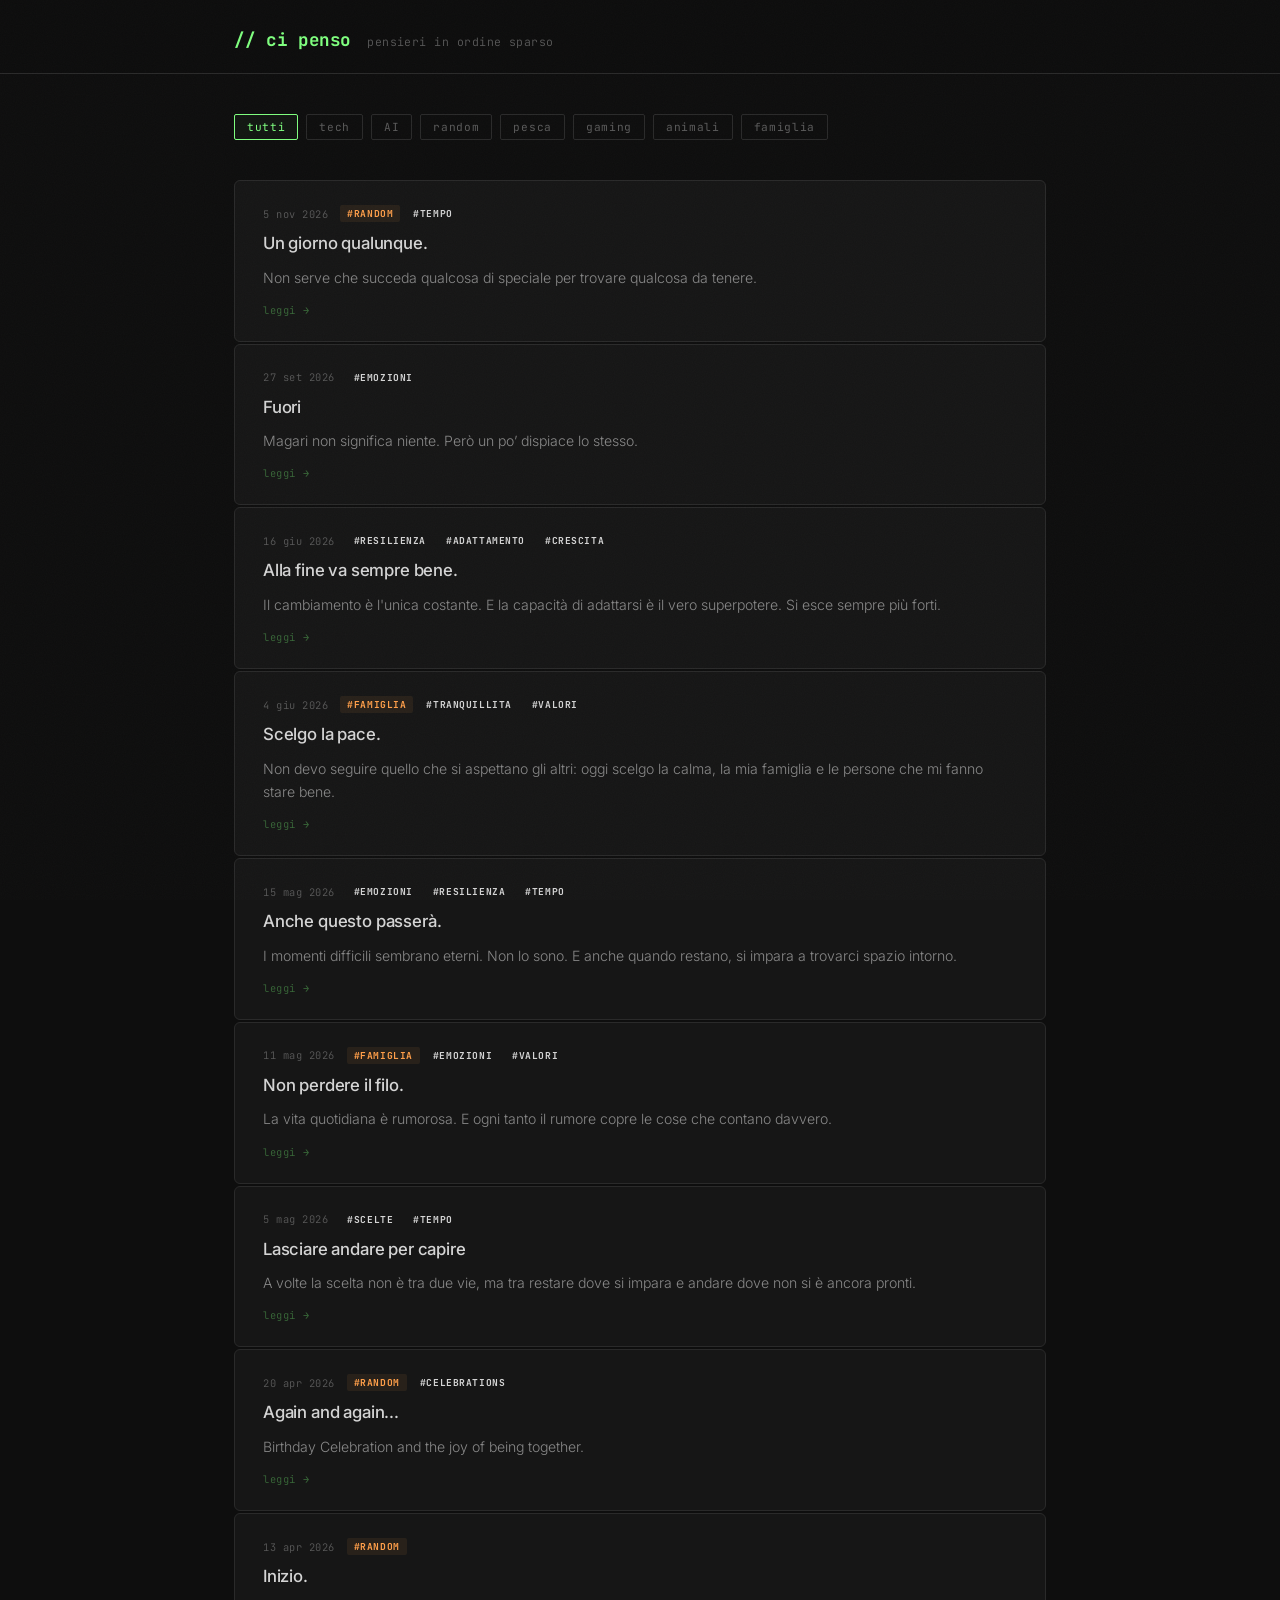
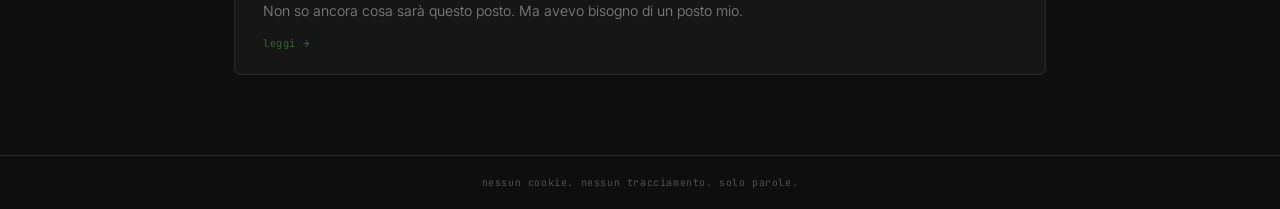
<file: index.html>
<!DOCTYPE html>
<html lang="it">
<head>
  <meta charset="UTF-8" />
  <meta name="viewport" content="width=device-width, initial-scale=1.0" />
  <title>// ci penso</title>
  <link rel="preconnect" href="https://fonts.googleapis.com" />
  <link rel="preconnect" href="https://fonts.gstatic.com" crossorigin />
  <link href="https://fonts.googleapis.com/css2?family=JetBrains+Mono:wght@300;400;700&family=Inter:wght@300;400;500&display=swap" rel="stylesheet" />
  <link rel="stylesheet" href="style.css" />
</head>
<body>
  <div class="noise"></div>

  <header class="site-header">
    <div class="header-inner">
      <span class="site-title">// ci penso</span>
      <span class="site-sub">pensieri in ordine sparso</span>
    </div>
  </header>

  <main class="main-content">
    <section class="filter-bar">
      <button class="tag-btn active" data-tag="all">tutti</button>
      <button class="tag-btn" data-tag="tech">tech</button>
      <button class="tag-btn" data-tag="ai">AI</button>
      <button class="tag-btn" data-tag="random">random</button>
      <button class="tag-btn" data-tag="fishing">pesca</button>
      <button class="tag-btn" data-tag="gaming">gaming</button>
      <button class="tag-btn" data-tag="animals">animali</button>
      <button class="tag-btn" data-tag="famiglia">famiglia</button>
    </section>

    <section class="posts-grid" id="postsGrid"></section>
  </main>

  <div class="post-overlay" id="postOverlay">
    <div class="post-modal" id="postModal">
      <button class="close-btn" id="closeBtn">&#x2715;</button>
      <div class="post-modal-inner" id="postModalInner"></div>
    </div>
  </div>

  <footer class="site-footer">
    <span>nessun cookie. nessun tracciamento. solo parole.</span>
  </footer>

  <script src="posts.js"></script>
  <script src="app.js"></script>
</body>
</html>
</file>
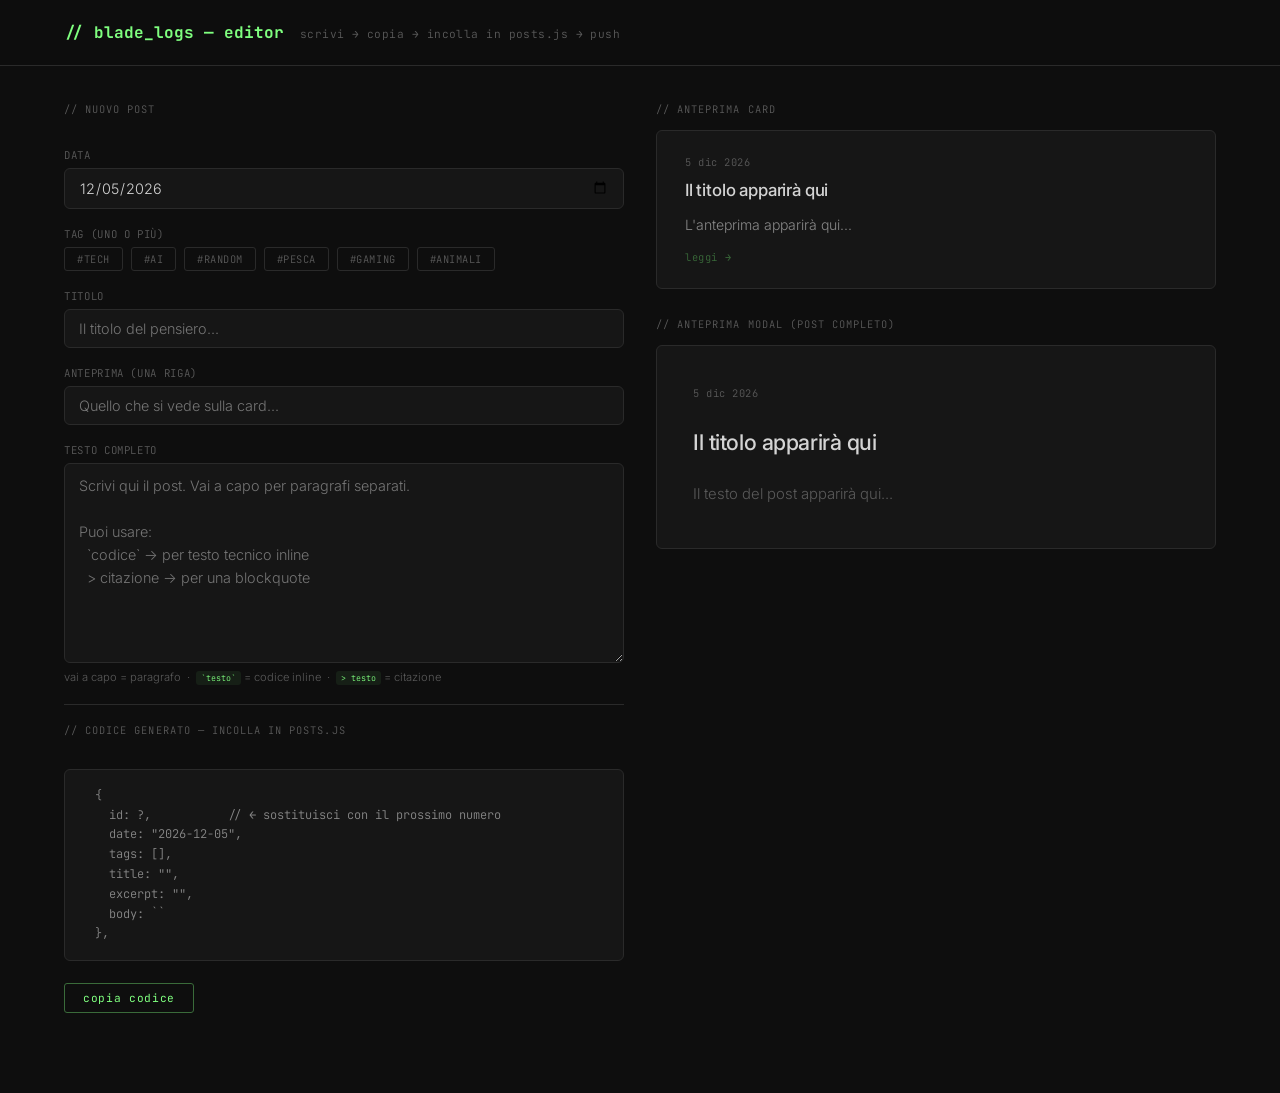
<file: editor.html>
<!DOCTYPE html>
<html lang="it">
<head>
  <meta charset="UTF-8" />
  <meta name="viewport" content="width=device-width, initial-scale=1.0" />
  <title>// editor — blade_logs</title>
  <link rel="preconnect" href="https://fonts.googleapis.com" />
  <link rel="preconnect" href="https://fonts.gstatic.com" crossorigin />
  <link href="https://fonts.googleapis.com/css2?family=JetBrains+Mono:wght@300;400;700&family=Inter:wght@300;400;500&display=swap" rel="stylesheet" />
  <style>
    *, *::before, *::after { box-sizing: border-box; margin: 0; padding: 0; }

    :root {
      --bg: #0e0e0e;
      --surface: #161616;
      --surface2: #1a1a1a;
      --surface-hover: #1f1f1f;
      --border: #2a2a2a;
      --border-focus: #444;
      --text: #d4d4d4;
      --text-muted: #5a5a5a;
      --text-dim: #888;
      --accent: #7fff7f;
      --accent-dim: #3a6b3a;
      --tag-tech: #4fa8ff;
      --tag-ai: #b47fff;
      --tag-random: #ff9f4a;
      --tag-fishing: #4fcfcf;
      --tag-gaming: #ff6b6b;
      --tag-animals: #ffd166;
      --font-mono: 'JetBrains Mono', monospace;
      --font-sans: 'Inter', sans-serif;
      --radius: 6px;
    }

    html { font-size: 16px; }

    body {
      background: var(--bg);
      color: var(--text);
      font-family: var(--font-sans);
      font-weight: 300;
      min-height: 100vh;
    }

    /* ── HEADER ── */
    .site-header {
      border-bottom: 1px solid var(--border);
      padding: 22px 0;
      background: rgba(14,14,14,0.95);
      backdrop-filter: blur(12px);
      position: sticky; top: 0; z-index: 100;
    }
    .header-inner {
      max-width: 1200px; margin: 0 auto; padding: 0 24px;
      display: flex; align-items: baseline; gap: 16px;
    }
    .site-title { font-family: var(--font-mono); font-size: 1rem; font-weight: 700; color: var(--accent); }
    .site-sub { font-family: var(--font-mono); font-size: 0.7rem; color: var(--text-muted); letter-spacing: 0.04em; }

    /* ── LAYOUT ── */
    .workspace {
      max-width: 1200px; margin: 0 auto; padding: 36px 24px 80px;
      display: grid;
      grid-template-columns: 1fr 1fr;
      gap: 32px;
      align-items: start;
    }

    .panel-label {
      font-family: var(--font-mono); font-size: 0.65rem; letter-spacing: 0.1em;
      color: var(--text-muted); text-transform: uppercase; margin-bottom: 14px;
    }

    /* ── FORM ── */
    .editor-panel { display: flex; flex-direction: column; gap: 18px; }

    .field { display: flex; flex-direction: column; gap: 6px; }

    label {
      font-family: var(--font-mono); font-size: 0.67rem; color: var(--text-muted);
      letter-spacing: 0.06em; text-transform: uppercase;
    }

    input[type="text"], input[type="date"], textarea {
      background: var(--surface);
      border: 1px solid var(--border);
      border-radius: var(--radius);
      color: var(--text);
      font-family: var(--font-sans);
      font-size: 0.9rem;
      font-weight: 300;
      padding: 10px 14px;
      width: 100%;
      outline: none;
      transition: border-color 0.15s;
      resize: vertical;
    }
    input:focus, textarea:focus { border-color: var(--border-focus); }
    textarea { min-height: 80px; line-height: 1.6; }
    #bodyInput { min-height: 200px; font-family: var(--font-sans); }

    .hint { font-size: 0.7rem; color: var(--text-muted); line-height: 1.5; }
    .hint code { font-family: var(--font-mono); font-size: 0.75em; color: var(--accent); background: rgba(127,255,127,0.07); padding: 1px 5px; border-radius: 3px; }

    /* ── TAG CHECKBOXES ── */
    .tag-grid { display: flex; gap: 8px; flex-wrap: wrap; }

    .tag-check { display: none; }
    .tag-label {
      font-family: var(--font-mono); font-size: 0.65rem; letter-spacing: 0.05em;
      padding: 4px 12px; border-radius: 3px; border: 1px solid var(--border);
      cursor: pointer; transition: all 0.15s; color: var(--text-muted);
      user-select: none;
    }
    .tag-check:checked + .tag-label { border-color: var(--accent); color: var(--accent); background: rgba(127,255,127,0.06); }

    /* ── OUTPUT ── */
    .output-box {
      background: var(--surface);
      border: 1px solid var(--border);
      border-radius: var(--radius);
      padding: 16px;
      font-family: var(--font-mono);
      font-size: 0.75rem;
      line-height: 1.65;
      color: var(--text-dim);
      white-space: pre-wrap;
      word-break: break-all;
      max-height: 280px;
      overflow-y: auto;
      cursor: text;
    }

    .copy-btn {
      align-self: flex-start;
      background: transparent;
      border: 1px solid var(--accent-dim);
      color: var(--accent);
      font-family: var(--font-mono);
      font-size: 0.7rem;
      letter-spacing: 0.06em;
      padding: 7px 18px;
      border-radius: 3px;
      cursor: pointer;
      transition: all 0.15s;
      margin-top: 4px;
    }
    .copy-btn:hover { background: rgba(127,255,127,0.06); border-color: var(--accent); }
    .copy-btn.copied { color: #fff; border-color: #fff; }

    /* ── PREVIEW PANEL ── */
    .preview-panel { display: flex; flex-direction: column; gap: 28px; }

    /* Card preview */
    .post-card {
      background: var(--surface);
      border: 1px solid var(--border);
      border-radius: var(--radius);
      padding: 24px 28px;
      display: flex; flex-direction: column; gap: 10px;
      position: relative; overflow: hidden;
      transition: background 0.18s, border-color 0.18s, transform 0.18s;
      cursor: pointer;
    }
    .post-card::before {
      content: ''; position: absolute; left: 0; top: 0; bottom: 0; width: 3px;
      background: transparent; transition: background 0.18s;
      border-radius: var(--radius) 0 0 var(--radius);
    }
    .post-card:hover { background: var(--surface-hover); border-color: #3a3a3a; transform: translateX(3px); }
    .post-card:hover::before { background: var(--accent); }

    .post-card-top { display: flex; align-items: center; gap: 12px; flex-wrap: wrap; }
    .post-date { font-family: var(--font-mono); font-size: 0.65rem; color: var(--text-muted); letter-spacing: 0.05em; }
    .post-tags { display: flex; gap: 6px; flex-wrap: wrap; }

    .tag { font-family: var(--font-mono); font-size: 0.6rem; letter-spacing: 0.06em; padding: 2px 7px; border-radius: 2px; font-weight: 700; text-transform: uppercase; }
    .tag-tech    { color: var(--tag-tech);    background: rgba(79,168,255,0.08); }
    .tag-ai      { color: var(--tag-ai);      background: rgba(180,127,255,0.08); }
    .tag-random  { color: var(--tag-random);  background: rgba(255,159,74,0.08); }
    .tag-fishing { color: var(--tag-fishing); background: rgba(79,207,207,0.08); }
    .tag-gaming  { color: var(--tag-gaming);  background: rgba(255,107,107,0.08); }
    .tag-animals { color: var(--tag-animals); background: rgba(255,209,102,0.08); }

    .post-title { font-family: var(--font-sans); font-size: 1.05rem; font-weight: 500; color: var(--text); line-height: 1.4; letter-spacing: -0.01em; }
    .post-excerpt { font-size: 0.88rem; color: var(--text-dim); line-height: 1.65; font-weight: 300; }
    .post-read-more { font-family: var(--font-mono); font-size: 0.65rem; color: var(--accent-dim); letter-spacing: 0.06em; margin-top: 4px; }
    .post-card:hover .post-read-more { color: var(--accent); }

    /* Modal preview */
    .modal-preview {
      background: var(--surface);
      border: 1px solid var(--border);
      border-radius: var(--radius);
      padding: 40px 36px;
    }
    .modal-date { font-family: var(--font-mono); font-size: 0.65rem; color: var(--text-muted); letter-spacing: 0.05em; margin-bottom: 8px; }
    .modal-tags { display: flex; gap: 6px; flex-wrap: wrap; margin-bottom: 20px; }
    .modal-title { font-family: var(--font-sans); font-size: 1.35rem; font-weight: 500; color: var(--text); line-height: 1.35; letter-spacing: -0.02em; margin-bottom: 24px; }
    .modal-body { font-size: 0.93rem; line-height: 1.8; color: var(--text); font-weight: 300; }
    .modal-body p { margin-bottom: 1.2em; }
    .modal-body p:last-child { margin-bottom: 0; }
    .modal-body code { font-family: var(--font-mono); font-size: 0.85em; background: rgba(127,255,127,0.06); color: var(--accent); padding: 1px 6px; border-radius: 3px; }
    .modal-body blockquote { border-left: 2px solid var(--accent-dim); padding-left: 16px; color: var(--text-dim); font-style: italic; margin: 1.2em 0; }

    /* ── SCROLLBAR ── */
    ::-webkit-scrollbar { width: 6px; }
    ::-webkit-scrollbar-track { background: var(--bg); }
    ::-webkit-scrollbar-thumb { background: var(--border); border-radius: 3px; }

    /* ── RESPONSIVE ── */
    @media (max-width: 800px) {
      .workspace { grid-template-columns: 1fr; }
    }

    .separator { height: 1px; background: var(--border); }
  </style>
</head>
<body>

<header class="site-header">
  <div class="header-inner">
    <span class="site-title">// blade_logs — editor</span>
    <span class="site-sub">scrivi → copia → incolla in posts.js → push</span>
  </div>
</header>

<div class="workspace">

  <!-- ── COLONNA SINISTRA: FORM ── -->
  <div class="editor-panel">
    <div class="panel-label">// nuovo post</div>

    <div class="field">
      <label>data</label>
      <input type="date" id="dateInput" />
    </div>

    <div class="field">
      <label>tag (uno o più)</label>
      <div class="tag-grid">
        <input type="checkbox" class="tag-check" id="t-tech"    value="tech"    /><label class="tag-label" for="t-tech">#tech</label>
        <input type="checkbox" class="tag-check" id="t-ai"      value="ai"      /><label class="tag-label" for="t-ai">#ai</label>
        <input type="checkbox" class="tag-check" id="t-random"  value="random"  /><label class="tag-label" for="t-random">#random</label>
        <input type="checkbox" class="tag-check" id="t-fishing" value="fishing" /><label class="tag-label" for="t-fishing">#pesca</label>
        <input type="checkbox" class="tag-check" id="t-gaming"  value="gaming"  /><label class="tag-label" for="t-gaming">#gaming</label>
        <input type="checkbox" class="tag-check" id="t-animals" value="animals" /><label class="tag-label" for="t-animals">#animali</label>
      </div>
    </div>

    <div class="field">
      <label>titolo</label>
      <input type="text" id="titleInput" placeholder="Il titolo del pensiero..." />
    </div>

    <div class="field">
      <label>anteprima (una riga)</label>
      <input type="text" id="excerptInput" placeholder="Quello che si vede sulla card..." />
    </div>

    <div class="field">
      <label>testo completo</label>
      <textarea id="bodyInput" placeholder="Scrivi qui il post. Vai a capo per paragrafi separati.&#10;&#10;Puoi usare:&#10;  `codice` → per testo tecnico inline&#10;  > citazione → per una blockquote"></textarea>
      <span class="hint">
        vai a capo = paragrafo &nbsp;·&nbsp;
        <code>`testo`</code> = codice inline &nbsp;·&nbsp;
        <code>> testo</code> = citazione
      </span>
    </div>

    <div class="separator"></div>

    <div class="panel-label">// codice generato — incolla in posts.js</div>
    <div class="output-box" id="outputBox"></div>
    <button class="copy-btn" id="copyBtn" onclick="copyCode()">copia codice</button>
  </div>

  <!-- ── COLONNA DESTRA: PREVIEW ── -->
  <div class="preview-panel">
    <div>
      <div class="panel-label">// anteprima card</div>
      <div class="post-card" onclick="void(0)">
        <div class="post-card-top">
          <span class="post-date" id="prev-date"></span>
          <div class="post-tags" id="prev-tags-card"></div>
        </div>
        <h2 class="post-title" id="prev-title">Il titolo apparirà qui</h2>
        <p class="post-excerpt" id="prev-excerpt">L'anteprima apparirà qui...</p>
        <span class="post-read-more">leggi →</span>
      </div>
    </div>

    <div>
      <div class="panel-label">// anteprima modal (post completo)</div>
      <div class="modal-preview">
        <div class="modal-date" id="prev-modal-date"></div>
        <div class="modal-tags" id="prev-tags-modal"></div>
        <h1 class="modal-title" id="prev-modal-title">Il titolo apparirà qui</h1>
        <div class="modal-body" id="prev-modal-body"><p style="color:var(--text-muted)">Il testo del post apparirà qui...</p></div>
      </div>
    </div>
  </div>

</div>

<script>
// ── UTILS ──────────────────────────────────────────────────

function today() {
  return new Date().toISOString().slice(0, 10);
}

function formatDate(iso) {
  if (!iso) return '';
  const [y, m, d] = iso.split('-');
  const months = ['gen','feb','mar','apr','mag','giu','lug','ago','set','ott','nov','dic'];
  return `${parseInt(d)} ${months[parseInt(m)-1]} ${y}`;
}

function getSelectedTags() {
  return [...document.querySelectorAll('.tag-check:checked')].map(c => c.value);
}

function buildTagHTML(tags) {
  return tags.map(t => `<span class="tag tag-${t}">#${t}</span>`).join('');
}

// Converte il testo grezzo in HTML (paragrafi, codice inline, blockquote)
function textToHTML(raw) {
  if (!raw.trim()) return '';
  const lines = raw.split(/\n/);
  const paras = [];
  let current = [];

  lines.forEach(line => {
    if (line.trim() === '') {
      if (current.length) { paras.push(current.join('\n')); current = []; }
    } else {
      current.push(line);
    }
  });
  if (current.length) paras.push(current.join('\n'));

  return paras.map(p => {
    const trimmed = p.trim();
    let html;
    if (trimmed.startsWith('> ')) {
      html = '<blockquote>' + inlineFormat(trimmed.slice(2)) + '</blockquote>';
    } else {
      html = '<p>' + inlineFormat(trimmed) + '</p>';
    }
    return html;
  }).join('\n');
}

function inlineFormat(text) {
  // escape HTML entities first
  text = text.replace(/&/g,'&amp;').replace(/</g,'&lt;').replace(/>/g,'&gt;');
  // backtick code
  text = text.replace(/`([^`]+)`/g, '<code>$1</code>');
  return text;
}

// Genera il body HTML come stringa da mettere nel template literal
function buildBodyForOutput(raw) {
  return textToHTML(raw);
}

// ── NEXT ID ────────────────────────────────────────────────

function getNextId() {
  // legge posts.js via fetch se siamo su file:// non funziona,
  // quindi usiamo un input manuale come fallback
  return document.getElementById('idInput') ? parseInt(document.getElementById('idInput').value) || 99 : 99;
}

// ── AGGIORNA PREVIEW ───────────────────────────────────────

function update() {
  const date    = document.getElementById('dateInput').value;
  const title   = document.getElementById('titleInput').value.trim();
  const excerpt = document.getElementById('excerptInput').value.trim();
  const body    = document.getElementById('bodyInput').value;
  const tags    = getSelectedTags();

  const dateStr = formatDate(date);
  const tagHTML = buildTagHTML(tags);
  const bodyHTML = textToHTML(body);

  // card preview
  document.getElementById('prev-date').textContent = dateStr;
  document.getElementById('prev-tags-card').innerHTML = tagHTML;
  document.getElementById('prev-title').textContent = title || 'Il titolo apparirà qui';
  document.getElementById('prev-excerpt').textContent = excerpt || "L'anteprima apparirà qui...";

  // modal preview
  document.getElementById('prev-modal-date').textContent = dateStr;
  document.getElementById('prev-tags-modal').innerHTML = tagHTML;
  document.getElementById('prev-modal-title').textContent = title || 'Il titolo apparirà qui';
  document.getElementById('prev-modal-body').innerHTML = bodyHTML || '<p style="color:var(--text-muted)">Il testo del post apparirà qui...</p>';

  // output code
  const tagsArray = JSON.stringify(tags);
  const titleEsc  = title.replace(/`/g, '\\`').replace(/\\/g, '\\\\') ;
  const excerptEsc = excerpt.replace(/`/g, '\\`');
  const bodyEsc   = bodyHTML.replace(/`/g, '\\`').replace(/\\/g, '\\\\');

  const code = `  {
    id: ?,           // ← sostituisci con il prossimo numero
    date: "${date}",
    tags: ${tagsArray},
    title: "${title.replace(/"/g, '\\"')}",
    excerpt: "${excerpt.replace(/"/g, '\\"')}",
    body: \`${bodyHTML}\`
  },`;

  document.getElementById('outputBox').textContent = code;
}

// ── COPY ───────────────────────────────────────────────────

function copyCode() {
  const code = document.getElementById('outputBox').textContent;
  navigator.clipboard.writeText(code).then(() => {
    const btn = document.getElementById('copyBtn');
    btn.textContent = '✓ copiato';
    btn.classList.add('copied');
    setTimeout(() => { btn.textContent = 'copia codice'; btn.classList.remove('copied'); }, 2000);
  });
}

// ── INIT ───────────────────────────────────────────────────

document.getElementById('dateInput').value = today();

['dateInput','titleInput','excerptInput','bodyInput'].forEach(id => {
  document.getElementById(id).addEventListener('input', update);
});
document.querySelectorAll('.tag-check').forEach(c => c.addEventListener('change', update));

update();
</script>
</body>
</html>
</file>
<file: style.css>
*, *::before, *::after {
  box-sizing: border-box;
  margin: 0;
  padding: 0;
}

:root {
  --bg: #0e0e0e;
  --surface: #161616;
  --surface-hover: #1f1f1f;
  --border: #2a2a2a;
  --text: #d4d4d4;
  --text-muted: #5a5a5a;
  --text-dim: #888;
  --accent: #7fff7f;
  --accent-dim: #3a6b3a;
  --tag-tech: #4fa8ff;
  --tag-ai: #b47fff;
  --tag-random: #ff9f4a;
  --tag-fishing: #4fcfcf;
  --tag-gaming: #ff6b6b;
  --tag-animals: #ffd166;
  --tag-famiglia: #ff9f4a;
  --font-mono: 'JetBrains Mono', monospace;
  --font-sans: 'Inter', sans-serif;
  --radius: 6px;
  --transition: 0.18s ease;
}

html {
  font-size: 16px;
  scroll-behavior: smooth;
}

body {
  background-color: var(--bg);
  color: var(--text);
  font-family: var(--font-sans);
  font-weight: 300;
  min-height: 100vh;
  display: flex;
  flex-direction: column;
  overflow-x: hidden;
}

/* Noise overlay */
.noise {
  pointer-events: none;
  position: fixed;
  inset: 0;
  z-index: 999;
  opacity: 0.025;
  background-image: url("data:image/svg+xml,%3Csvg viewBox='0 0 200 200' xmlns='http://www.w3.org/2000/svg'%3E%3Cfilter id='n'%3E%3CfeTurbulence type='fractalNoise' baseFrequency='0.9' numOctaves='4' stitchTiles='stitch'/%3E%3C/filter%3E%3Crect width='100%25' height='100%25' filter='url(%23n)'/%3E%3C/svg%3E");
  background-size: 200px;
}

/* ── HEADER ───────────────────────────────────── */
.site-header {
  border-bottom: 1px solid var(--border);
  padding: 28px 0 22px;
  position: sticky;
  top: 0;
  background: rgba(14, 14, 14, 0.92);
  backdrop-filter: blur(12px);
  z-index: 100;
}

.header-inner {
  max-width: 860px;
  margin: 0 auto;
  padding: 0 24px;
  display: flex;
  align-items: baseline;
  gap: 16px;
  flex-wrap: wrap;
}

.site-title {
  font-family: var(--font-mono);
  font-size: 1.1rem;
  font-weight: 700;
  color: var(--accent);
  letter-spacing: -0.02em;
}

.site-sub {
  font-family: var(--font-mono);
  font-size: 0.72rem;
  color: var(--text-muted);
  letter-spacing: 0.04em;
}

/* ── MAIN ─────────────────────────────────────── */
.main-content {
  flex: 1;
  max-width: 860px;
  width: 100%;
  margin: 0 auto;
  padding: 40px 24px 80px;
}

/* ── FILTER BAR ───────────────────────────────── */
.filter-bar {
  display: flex;
  gap: 8px;
  flex-wrap: wrap;
  margin-bottom: 40px;
}

.tag-btn {
  background: transparent;
  border: 1px solid var(--border);
  color: var(--text-muted);
  font-family: var(--font-mono);
  font-size: 0.7rem;
  letter-spacing: 0.06em;
  padding: 5px 12px;
  border-radius: 2px;
  cursor: pointer;
  transition: all var(--transition);
}

.tag-btn:hover {
  border-color: var(--text-dim);
  color: var(--text);
}

.tag-btn.active {
  border-color: var(--accent);
  color: var(--accent);
  background: rgba(127, 255, 127, 0.04);
}

/* ── POSTS GRID ───────────────────────────────── */
.posts-grid {
  display: grid;
  grid-template-columns: 1fr;
  gap: 2px;
}

/* ── POST CARD ────────────────────────────────── */
.post-card {
  background: var(--surface);
  border: 1px solid var(--border);
  border-radius: var(--radius);
  padding: 24px 28px;
  cursor: pointer;
  transition: background var(--transition), border-color var(--transition), transform var(--transition);
  display: flex;
  flex-direction: column;
  gap: 10px;
  position: relative;
  overflow: hidden;
}

.post-card::before {
  content: '';
  position: absolute;
  left: 0;
  top: 0;
  bottom: 0;
  width: 3px;
  background: transparent;
  transition: background var(--transition);
  border-radius: var(--radius) 0 0 var(--radius);
}

.post-card:hover {
  background: var(--surface-hover);
  border-color: #3a3a3a;
  transform: translateX(3px);
}

.post-card:hover::before {
  background: var(--accent);
}

.post-card-top {
  display: flex;
  align-items: center;
  gap: 12px;
  flex-wrap: wrap;
}

.post-date {
  font-family: var(--font-mono);
  font-size: 0.65rem;
  color: var(--text-muted);
  letter-spacing: 0.05em;
}

.post-tags {
  display: flex;
  gap: 6px;
  flex-wrap: wrap;
}

.tag {
  font-family: var(--font-mono);
  font-size: 0.6rem;
  letter-spacing: 0.06em;
  padding: 2px 7px;
  border-radius: 2px;
  font-weight: 700;
  text-transform: uppercase;
}

.tag-tech  { color: var(--tag-tech);    background: rgba(79,168,255,0.08); }
.tag-ai    { color: var(--tag-ai);      background: rgba(180,127,255,0.08); }
.tag-random { color: var(--tag-random); background: rgba(255,159,74,0.08); }
.tag-fishing { color: var(--tag-fishing); background: rgba(79,207,207,0.08); }
.tag-gaming { color: var(--tag-gaming); background: rgba(255,107,107,0.08); }
.tag-animals { color: var(--tag-animals); background: rgba(255,209,102,0.08); }
.tag-famiglia { color: var(--tag-famiglia); background: rgba(255,159,74,0.08); }

.post-title {
  font-family: var(--font-sans);
  font-size: 1.05rem;
  font-weight: 500;
  color: var(--text);
  line-height: 1.4;
  letter-spacing: -0.01em;
}

.post-excerpt {
  font-size: 0.88rem;
  color: var(--text-dim);
  line-height: 1.65;
  font-weight: 300;
}

.post-read-more {
  font-family: var(--font-mono);
  font-size: 0.65rem;
  color: var(--accent-dim);
  letter-spacing: 0.06em;
  margin-top: 4px;
  transition: color var(--transition);
}

.post-card:hover .post-read-more {
  color: var(--accent);
}

/* ── MODAL ────────────────────────────────────── */
.post-overlay {
  position: fixed;
  inset: 0;
  background: rgba(0, 0, 0, 0.75);
  z-index: 200;
  display: none;
  align-items: flex-start;
  justify-content: center;
  padding: 60px 16px 40px;
  backdrop-filter: blur(4px);
  overflow-y: auto;
}

.post-overlay.open {
  display: flex;
}

.post-modal {
  background: var(--surface);
  border: 1px solid var(--border);
  border-radius: var(--radius);
  width: 100%;
  max-width: 680px;
  padding: 48px 44px;
  position: relative;
  animation: slideUp 0.22s ease;
}

@keyframes slideUp {
  from { opacity: 0; transform: translateY(16px); }
  to   { opacity: 1; transform: translateY(0); }
}

.close-btn {
  position: absolute;
  top: 20px;
  right: 20px;
  background: transparent;
  border: 1px solid var(--border);
  color: var(--text-muted);
  font-size: 0.8rem;
  width: 30px;
  height: 30px;
  border-radius: 3px;
  cursor: pointer;
  display: flex;
  align-items: center;
  justify-content: center;
  transition: all var(--transition);
}

.close-btn:hover {
  border-color: var(--text);
  color: var(--text);
}

.post-modal-inner .modal-date {
  font-family: var(--font-mono);
  font-size: 0.65rem;
  color: var(--text-muted);
  letter-spacing: 0.05em;
  margin-bottom: 8px;
}

.post-modal-inner .modal-tags {
  display: flex;
  gap: 6px;
  flex-wrap: wrap;
  margin-bottom: 20px;
}

.post-modal-inner .modal-title {
  font-family: var(--font-sans);
  font-size: 1.45rem;
  font-weight: 500;
  color: var(--text);
  line-height: 1.35;
  letter-spacing: -0.02em;
  margin-bottom: 28px;
}

.post-modal-inner .modal-body {
  font-size: 0.95rem;
  line-height: 1.8;
  color: var(--text);
  font-weight: 300;
}

.post-modal-inner .modal-body p {
  margin-bottom: 1.2em;
}

.post-modal-inner .modal-body p:last-child {
  margin-bottom: 0;
}

.post-modal-inner .modal-body code {
  font-family: var(--font-mono);
  font-size: 0.85em;
  background: rgba(127,255,127,0.06);
  color: var(--accent);
  padding: 1px 6px;
  border-radius: 3px;
}

.post-modal-inner .modal-body blockquote {
  border-left: 2px solid var(--accent-dim);
  padding-left: 16px;
  color: var(--text-dim);
  font-style: italic;
  margin: 1.2em 0;
}

/* ── FOOTER ───────────────────────────────────── */
.site-footer {
  border-top: 1px solid var(--border);
  padding: 20px 24px;
  text-align: center;
  font-family: var(--font-mono);
  font-size: 0.62rem;
  color: var(--text-muted);
  letter-spacing: 0.06em;
}

/* ── EMPTY STATE ──────────────────────────────── */
.empty-state {
  text-align: center;
  padding: 80px 0;
  font-family: var(--font-mono);
  font-size: 0.8rem;
  color: var(--text-muted);
  letter-spacing: 0.04em;
}

/* ── SCROLLBAR ────────────────────────────────── */
::-webkit-scrollbar { width: 6px; height: 6px; }
::-webkit-scrollbar-track { background: var(--bg); }
::-webkit-scrollbar-thumb { background: var(--border); border-radius: 3px; }
::-webkit-scrollbar-thumb:hover { background: #3a3a3a; }

/* ── RESPONSIVE ───────────────────────────────── */
@media (max-width: 600px) {
  .post-modal {
    padding: 36px 24px;
  }
  .post-card {
    padding: 20px 20px;
  }
}
</file>
